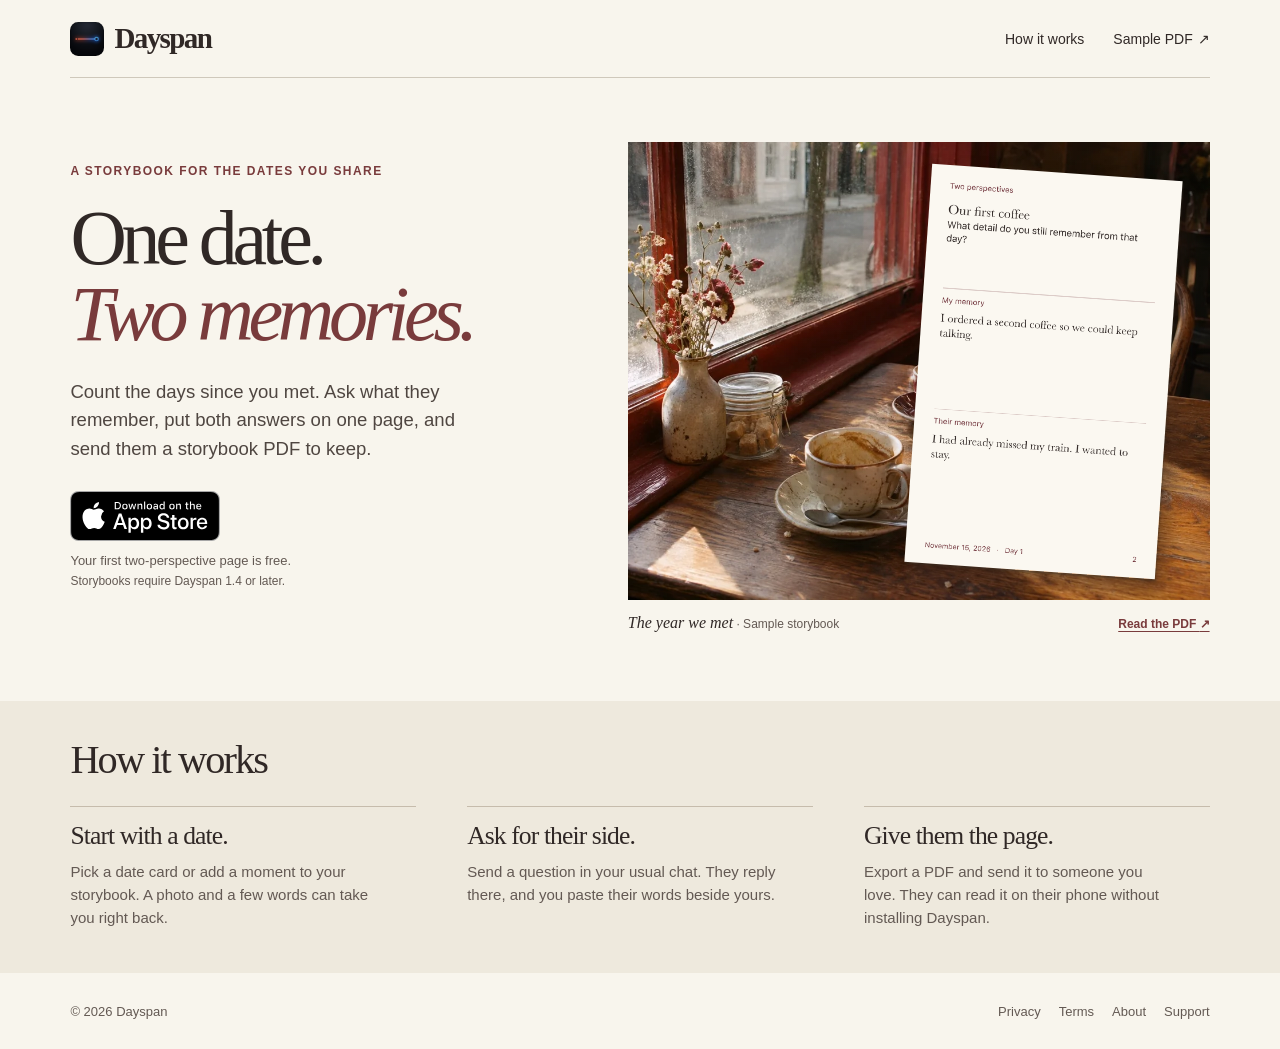
<file: index.html>
<!doctype html>
<html lang="en">
<head>
  <meta charset="utf-8">
  <meta name="viewport" content="width=device-width, initial-scale=1">
  <meta name="theme-color" content="#f8f5ed">
  <title>Dayspan — A storybook for the dates you share</title>
  <meta name="description" content="Count the days since you met. Ask what they remember, keep both answers on one page, and share a photo storybook PDF. See a real Dayspan sample.">
  <link rel="canonical" href="https://dayspan.wgamecloud.com/">
  <link rel="icon" href="/assets/dayspan-icon.png" type="image/png">
  <meta property="og:type" content="website">
  <meta property="og:url" content="https://dayspan.wgamecloud.com/">
  <meta property="og:title" content="Dayspan — One date. Two memories.">
  <meta property="og:description" content="What do you each remember about your first date? See both memories on one storybook page.">
  <meta property="og:image" content="https://dayspan.wgamecloud.com/assets/first-coffee-social.jpg">
  <meta property="og:image:alt" content="A page from Dayspan’s storybook about a first coffee together, beside a café window.">
  <meta name="twitter:card" content="summary_large_image">
  <link rel="stylesheet" href="/assets/home.css">
</head>
<body>
  <a class="skip" href="#main">Skip to content</a>
  <header class="shell masthead">
    <a class="brand" href="/" aria-label="Dayspan home"><img src="/assets/dayspan-icon.png" alt="" width="34" height="34">Dayspan</a>
    <nav aria-label="Main navigation">
      <a href="#how">How it works</a>
      <a class="sample-link" href="/assets/the-year-we-met.pdf">Sample PDF <span aria-hidden="true">↗</span></a>
    </nav>
  </header>

  <main id="main">
    <section class="shell hero" aria-labelledby="headline">
      <div class="intro">
        <p class="kicker">A storybook for the dates you share</p>
        <h1 id="headline">One date.<br><em>Two memories.</em></h1>
        <p class="lead">Count the days since you met. Ask what they remember, put both answers on one page, and send them a storybook PDF to keep.</p>
        <div class="get">
          <a class="download" href="https://apps.apple.com/us/app/dayspan-days-since-until/id6794791699"><img src="/assets/app-store.svg" width="150" height="50" alt="Download Dayspan on the App Store"></a>
          <p>Your first two-perspective page is free.<br><span>Storybooks require Dayspan 1.4 or later.</span></p>
        </div>
      </div>

      <figure class="sample" aria-labelledby="sample-caption">
        <a class="scene" href="/assets/the-year-we-met.pdf" aria-label="Open The year we met, a two-page sample PDF" aria-describedby="memories">
          <img class="cafe" src="/assets/coffee-table.webp" width="1200" height="800" alt="" fetchpriority="high">
          <img id="memories" class="leaf" src="/assets/our-first-coffee.webp" width="881" height="1400" alt="Our first coffee. My memory: I ordered a second coffee so we could keep talking. Their memory: I had already missed my train. I wanted to stay.">
        </a>
        <figcaption id="sample-caption">
          <span><i>The year we met</i> <span class="caption-detail">· Sample storybook</span></span>
          <a href="/assets/the-year-we-met.pdf">Read the PDF <span aria-hidden="true">↗</span></a>
        </figcaption>
      </figure>
    </section>

    <section class="process" id="how" aria-labelledby="steps-title">
      <div class="shell">
        <h2 id="steps-title">How it works</h2>
        <ol class="steps">
          <li><h3>Start with a date.</h3><p>Pick a date card or add a moment to your storybook. A photo and a few words can take you right back.</p></li>
          <li><h3>Ask for their side.</h3><p>Send a question in your usual chat. They reply there, and you paste their words beside yours.</p></li>
          <li><h3>Give them the page.</h3><p>Export a PDF and send it to someone you love. They can read it on their phone without installing Dayspan.</p></li>
        </ol>
      </div>
    </section>
  </main>

  <footer class="shell footer">
    <span>© 2026 Dayspan</span>
    <nav aria-label="Footer"><a href="/privacy/">Privacy</a><a href="/terms/">Terms</a><a href="/about/">About</a><a href="mailto:iamadk@gmail.com">Support</a></nav>
  </footer>
</body>
</html>
</file>
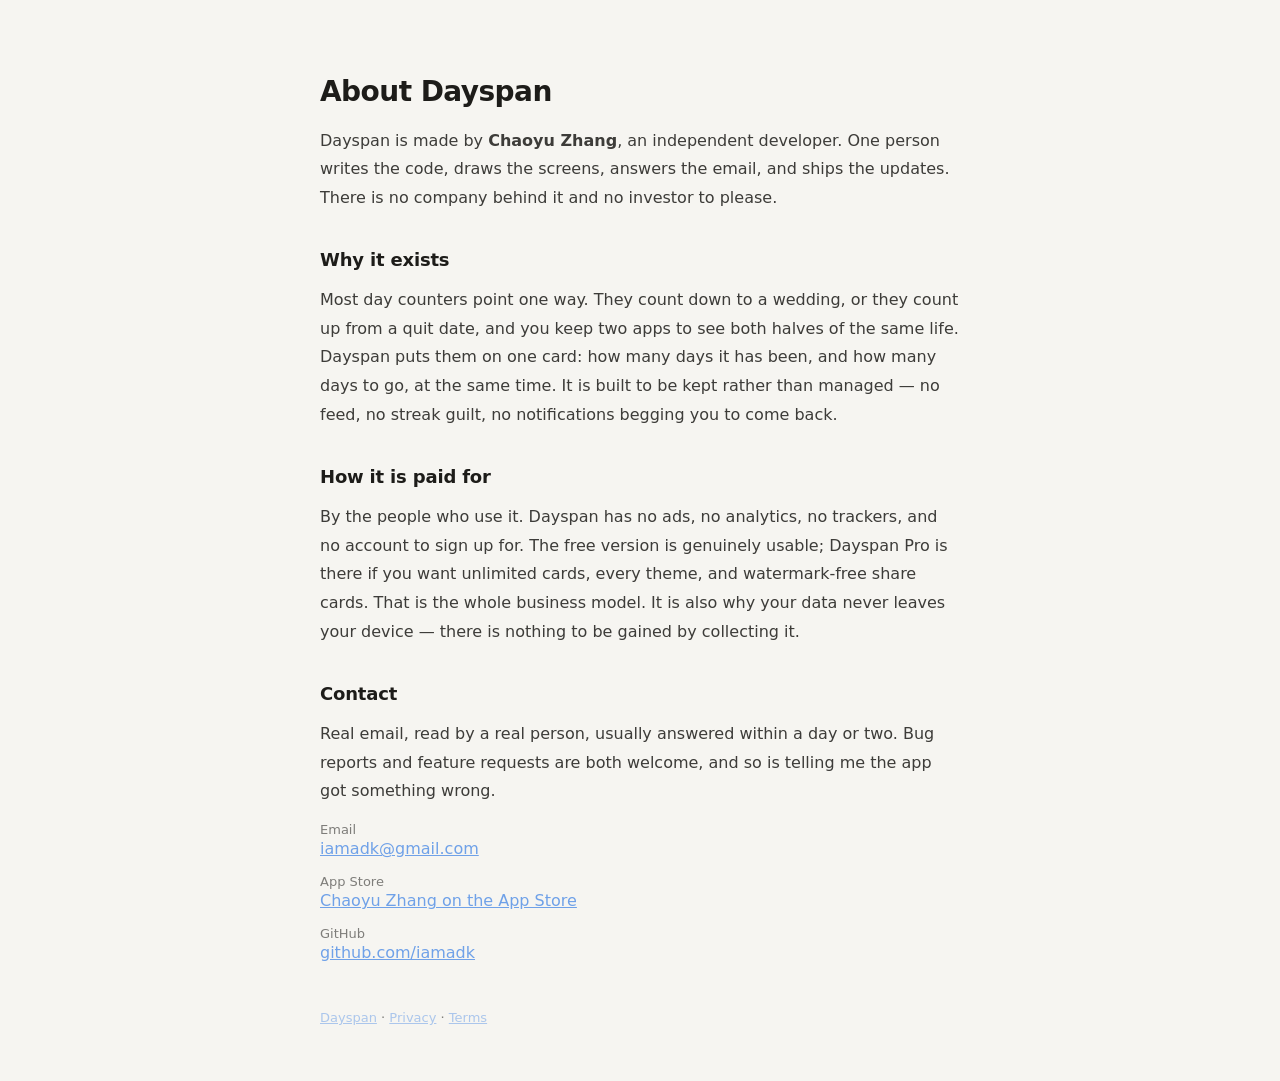
<file: about/index.html>
<!DOCTYPE html>
<html lang="en">
<head>
<meta charset="utf-8">
<meta name="viewport" content="width=device-width, initial-scale=1">
<title>Dayspan — About</title>
<style>
:root{--bg:#F6F5F1;--ink:#1D1C19;--warm:#E8956B;--cool:#6FA1E8}
@media(prefers-color-scheme:dark){:root{--bg:#0D0E12;--ink:#F2F1EC}}
body{margin:0;background:var(--bg);color:var(--ink);font-family:-apple-system,system-ui,sans-serif}
main{max-width:640px;margin:0 auto;padding:56px 24px}
h1{font-size:28px;letter-spacing:-.02em}
h2{font-size:18px;margin-top:36px;letter-spacing:-.01em}
p,li{line-height:1.8;opacity:.85;font-size:16px}
a{color:var(--cool)}
dl{margin:0}
dt{font-size:13px;opacity:.55;margin-top:16px}
dd{margin:2px 0 0;font-size:16px}
footer{margin-top:48px;font-size:13px;opacity:.55}
</style>
</head>
<body>
<main>
<h1>About Dayspan</h1>

<p>Dayspan is made by <strong>Chaoyu Zhang</strong>, an independent developer. One person writes the code, draws the screens, answers the email, and ships the updates. There is no company behind it and no investor to please.</p>

<h2>Why it exists</h2>
<p>Most day counters point one way. They count down to a wedding, or they count up from a quit date, and you keep two apps to see both halves of the same life. Dayspan puts them on one card: how many days it has been, and how many days to go, at the same time. It is built to be kept rather than managed — no feed, no streak guilt, no notifications begging you to come back.</p>

<h2>How it is paid for</h2>
<p>By the people who use it. Dayspan has no ads, no analytics, no trackers, and no account to sign up for. The free version is genuinely usable; Dayspan Pro is there if you want unlimited cards, every theme, and watermark-free share cards. That is the whole business model. It is also why your data never leaves your device — there is nothing to be gained by collecting it.</p>

<h2>Contact</h2>
<p>Real email, read by a real person, usually answered within a day or two. Bug reports and feature requests are both welcome, and so is telling me the app got something wrong.</p>
<dl>
<dt>Email</dt>
<dd><a href="mailto:iamadk@gmail.com">iamadk@gmail.com</a></dd>
<dt>App Store</dt>
<dd><a href="https://apps.apple.com/us/developer/id1516557905">Chaoyu Zhang on the App Store</a></dd>
<dt>GitHub</dt>
<dd><a href="https://github.com/iamadk">github.com/iamadk</a></dd>
</dl>

<footer><a href="../">Dayspan</a> · <a href="../privacy/">Privacy</a> · <a href="../terms/">Terms</a></footer>
</main>
</body>
</html>
</file>
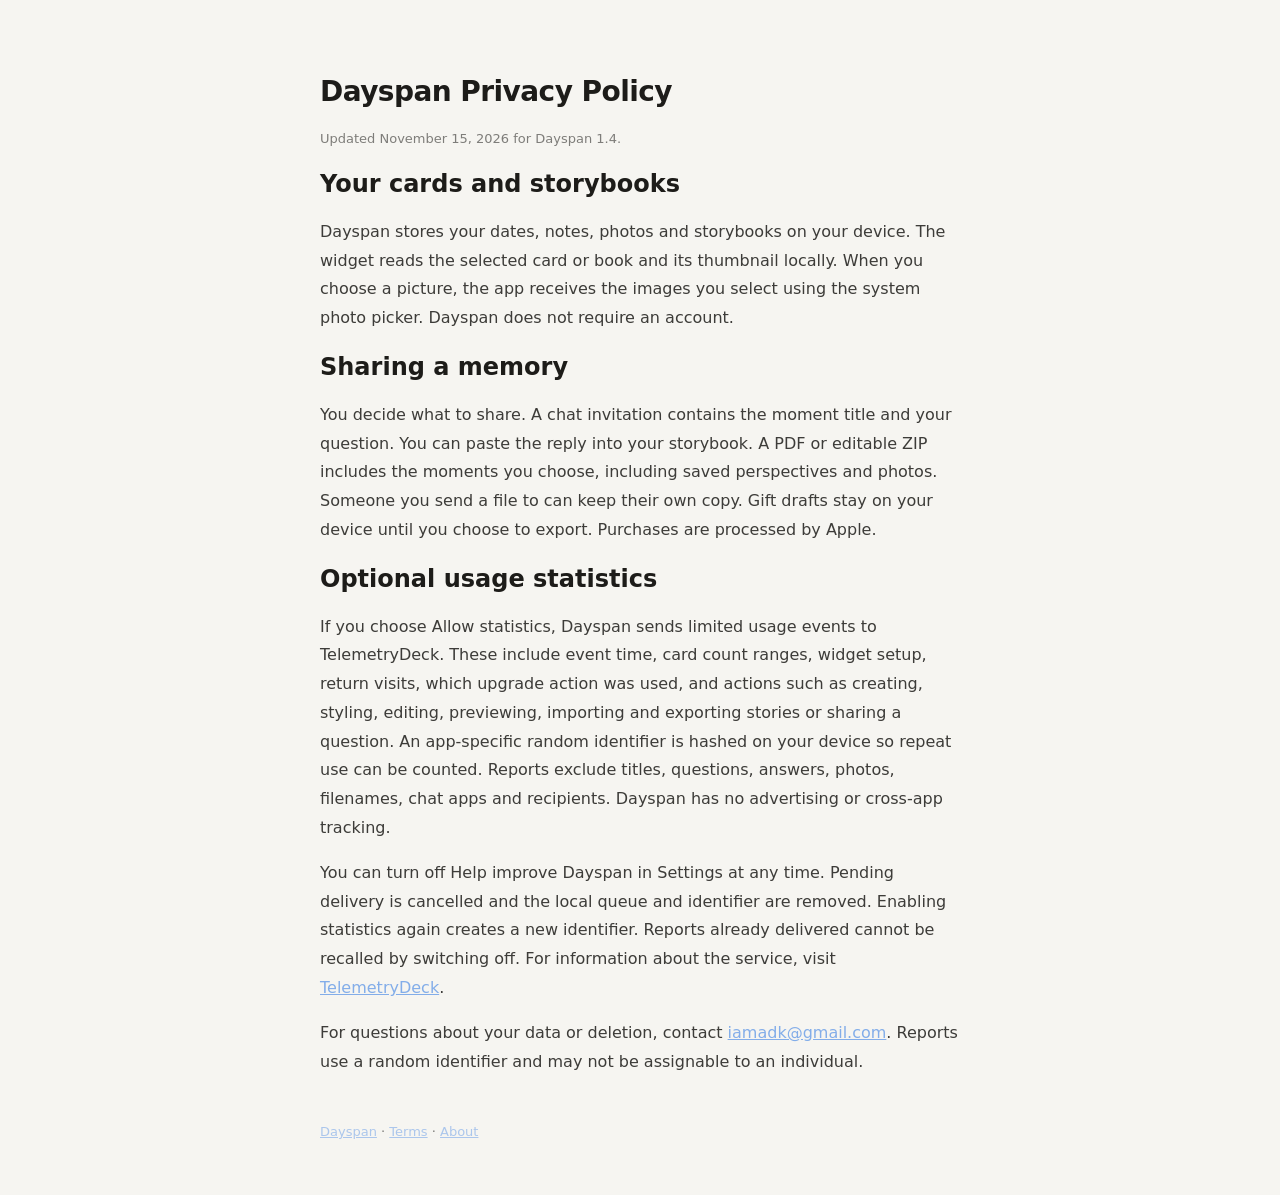
<file: privacy/index.html>
<!DOCTYPE html>
<html lang="en">
<head>
<meta charset="utf-8">
<meta name="viewport" content="width=device-width, initial-scale=1">
<title>Dayspan — Privacy Policy</title>
<style>
:root{--bg:#F6F5F1;--ink:#1D1C19;--cool:#6FA1E8}
@media(prefers-color-scheme:dark){:root{--bg:#0D0E12;--ink:#F2F1EC}}
body{margin:0;background:var(--bg);color:var(--ink);font-family:-apple-system,system-ui,sans-serif}
main{max-width:640px;margin:0 auto;padding:56px 24px}
h1{font-size:28px;letter-spacing:-.02em}
p,li{line-height:1.8;opacity:.85;font-size:16px}
a{color:var(--cool)}
.updated{font-size:13px;opacity:.55}
footer{margin-top:48px;font-size:13px;opacity:.55}
</style>
</head>
<body>
<main>
<h1>Dayspan Privacy Policy</h1>
<p class="updated">Updated November 15, 2026 for Dayspan 1.4.</p>
<h2>Your cards and storybooks</h2>
<p>Dayspan stores your dates, notes, photos and storybooks on your device. The widget reads the selected card or book and its thumbnail locally. When you choose a picture, the app receives the images you select using the system photo picker. Dayspan does not require an account.</p>
<h2>Sharing a memory</h2>
<p>You decide what to share. A chat invitation contains the moment title and your question. You can paste the reply into your storybook. A PDF or editable ZIP includes the moments you choose, including saved perspectives and photos. Someone you send a file to can keep their own copy. Gift drafts stay on your device until you choose to export. Purchases are processed by Apple.</p>
<h2>Optional usage statistics</h2>
<p>If you choose Allow statistics, Dayspan sends limited usage events to TelemetryDeck. These include event time, card count ranges, widget setup, return visits, which upgrade action was used, and actions such as creating, styling, editing, previewing, importing and exporting stories or sharing a question. An app-specific random identifier is hashed on your device so repeat use can be counted. Reports exclude titles, questions, answers, photos, filenames, chat apps and recipients. Dayspan has no advertising or cross-app tracking.</p>
<p>You can turn off Help improve Dayspan in Settings at any time. Pending delivery is cancelled and the local queue and identifier are removed. Enabling statistics again creates a new identifier. Reports already delivered cannot be recalled by switching off. For information about the service, visit <a href="https://telemetrydeck.com/privacy/">TelemetryDeck</a>.</p>
<p>For questions about your data or deletion, contact <a href="mailto:iamadk@gmail.com">iamadk@gmail.com</a>. Reports use a random identifier and may not be assignable to an individual.</p>
<footer><a href="../">Dayspan</a> · <a href="../terms/">Terms</a> · <a href="../about/">About</a></footer>
</main>
</body>
</html>
</file>
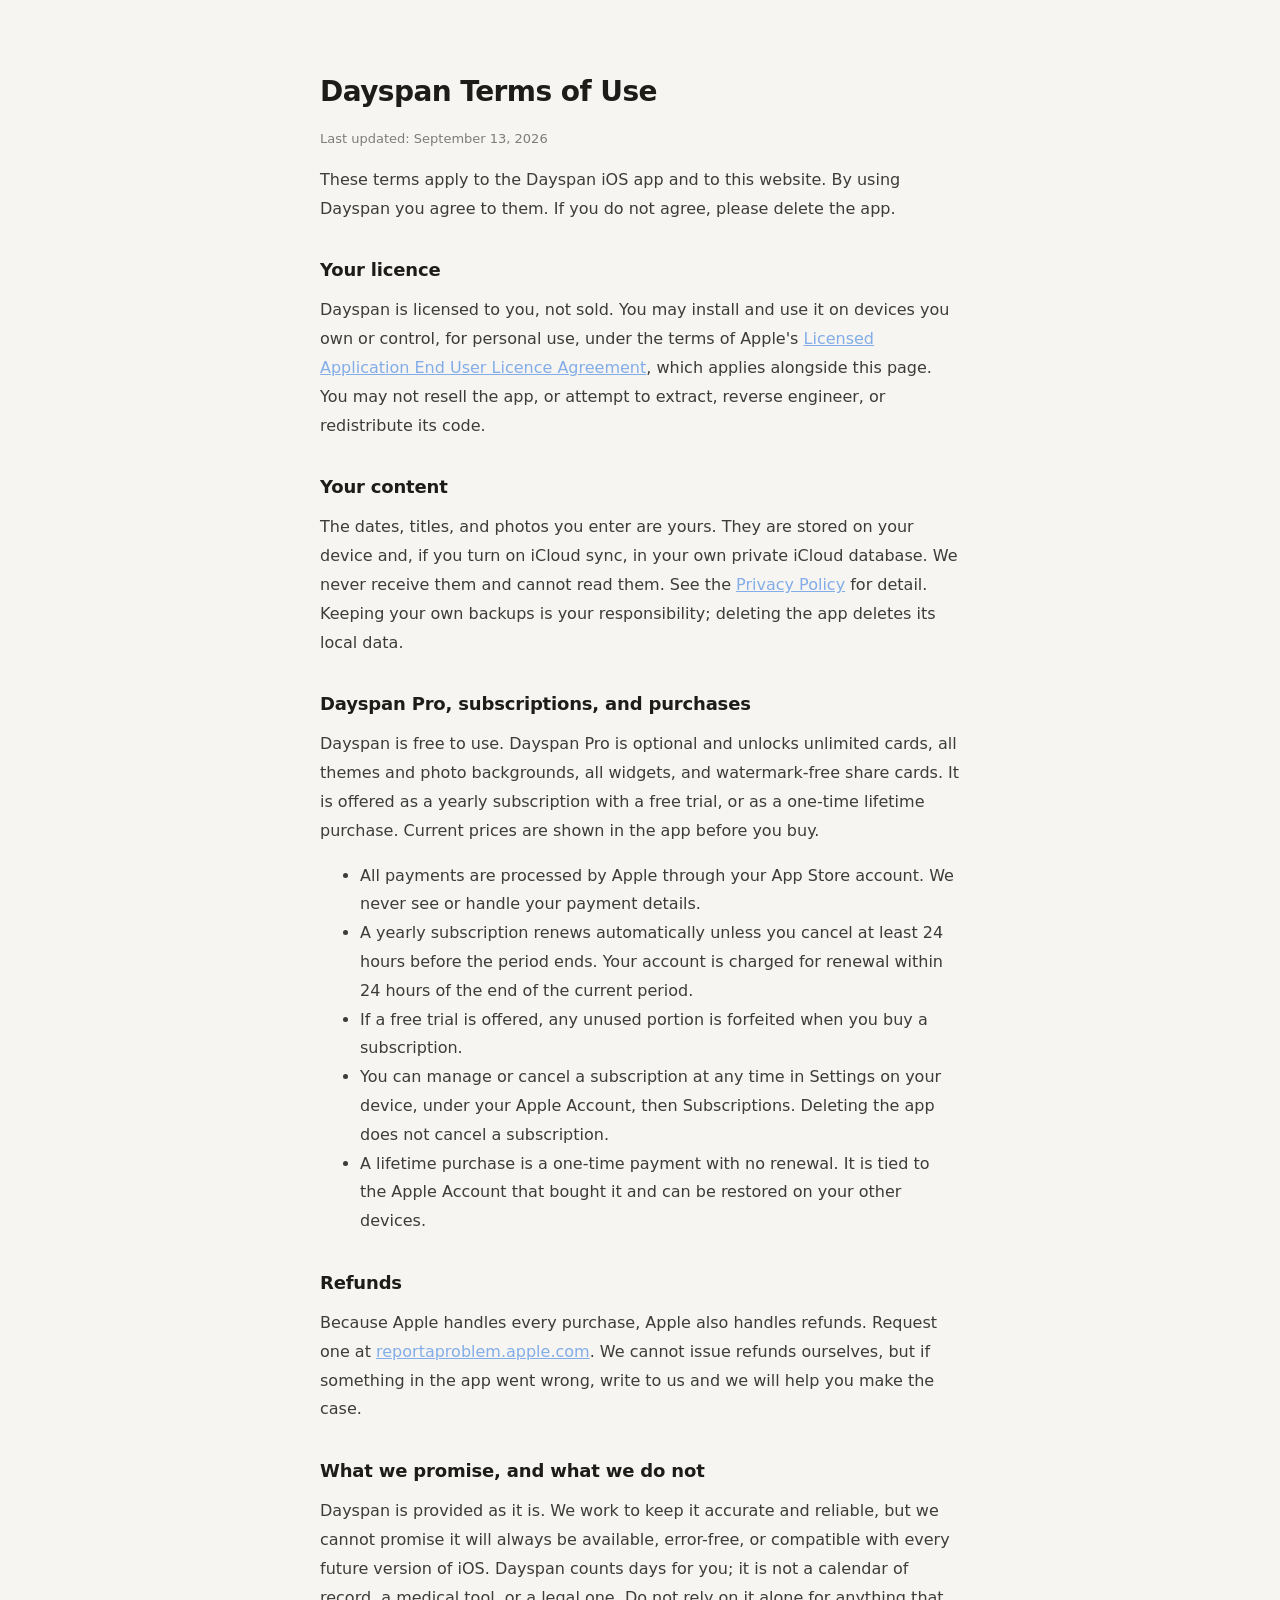
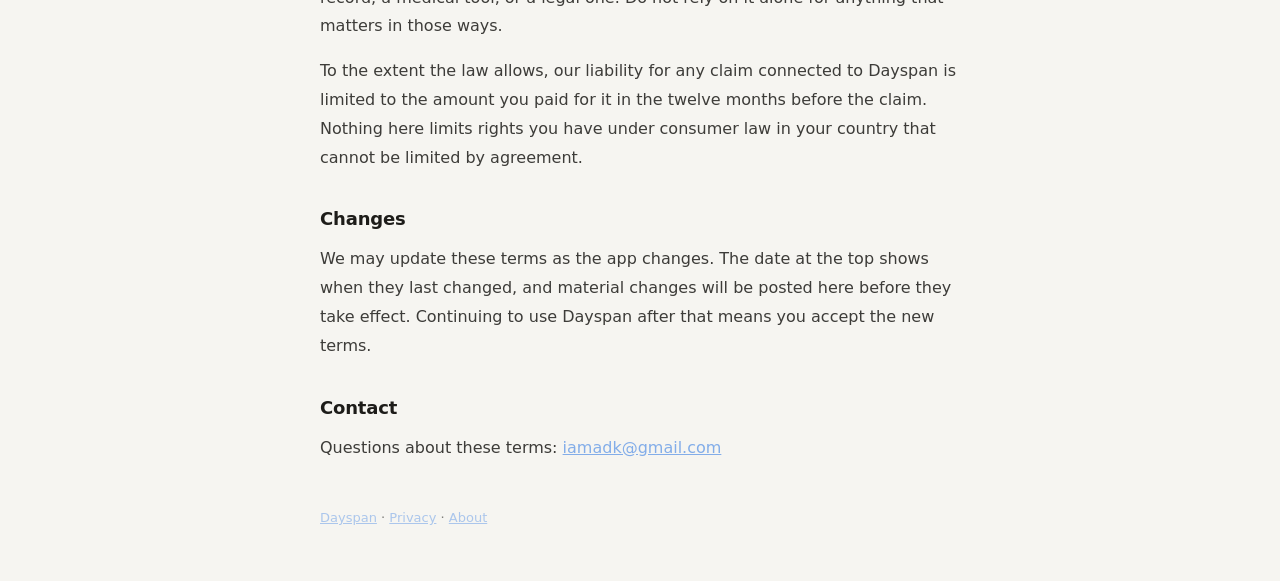
<file: terms/index.html>
<!DOCTYPE html>
<html lang="en">
<head>
<meta charset="utf-8">
<meta name="viewport" content="width=device-width, initial-scale=1">
<title>Dayspan — Terms of Use</title>
<style>
:root{--bg:#F6F5F1;--ink:#1D1C19;--cool:#6FA1E8}
@media(prefers-color-scheme:dark){:root{--bg:#0D0E12;--ink:#F2F1EC}}
body{margin:0;background:var(--bg);color:var(--ink);font-family:-apple-system,system-ui,sans-serif}
main{max-width:640px;margin:0 auto;padding:56px 24px}
h1{font-size:28px;letter-spacing:-.02em}
h2{font-size:18px;margin-top:36px;letter-spacing:-.01em}
p,li{line-height:1.8;opacity:.85;font-size:16px}
a{color:var(--cool)}
.updated{font-size:13px;opacity:.55}
footer{margin-top:48px;font-size:13px;opacity:.55}
</style>
</head>
<body>
<main>
<h1>Dayspan Terms of Use</h1>
<p class="updated">Last updated: September 13, 2026</p>

<p>These terms apply to the Dayspan iOS app and to this website. By using Dayspan you agree to them. If you do not agree, please delete the app.</p>

<h2>Your licence</h2>
<p>Dayspan is licensed to you, not sold. You may install and use it on devices you own or control, for personal use, under the terms of Apple's <a href="https://www.apple.com/legal/internet-services/itunes/dev/stdeula/">Licensed Application End User Licence Agreement</a>, which applies alongside this page. You may not resell the app, or attempt to extract, reverse engineer, or redistribute its code.</p>

<h2>Your content</h2>
<p>The dates, titles, and photos you enter are yours. They are stored on your device and, if you turn on iCloud sync, in your own private iCloud database. We never receive them and cannot read them. See the <a href="../privacy/">Privacy Policy</a> for detail. Keeping your own backups is your responsibility; deleting the app deletes its local data.</p>

<h2>Dayspan Pro, subscriptions, and purchases</h2>
<p>Dayspan is free to use. Dayspan Pro is optional and unlocks unlimited cards, all themes and photo backgrounds, all widgets, and watermark-free share cards. It is offered as a yearly subscription with a free trial, or as a one-time lifetime purchase. Current prices are shown in the app before you buy.</p>
<ul>
<li>All payments are processed by Apple through your App Store account. We never see or handle your payment details.</li>
<li>A yearly subscription renews automatically unless you cancel at least 24 hours before the period ends. Your account is charged for renewal within 24 hours of the end of the current period.</li>
<li>If a free trial is offered, any unused portion is forfeited when you buy a subscription.</li>
<li>You can manage or cancel a subscription at any time in Settings on your device, under your Apple Account, then Subscriptions. Deleting the app does not cancel a subscription.</li>
<li>A lifetime purchase is a one-time payment with no renewal. It is tied to the Apple Account that bought it and can be restored on your other devices.</li>
</ul>

<h2>Refunds</h2>
<p>Because Apple handles every purchase, Apple also handles refunds. Request one at <a href="https://reportaproblem.apple.com">reportaproblem.apple.com</a>. We cannot issue refunds ourselves, but if something in the app went wrong, write to us and we will help you make the case.</p>

<h2>What we promise, and what we do not</h2>
<p>Dayspan is provided as it is. We work to keep it accurate and reliable, but we cannot promise it will always be available, error-free, or compatible with every future version of iOS. Dayspan counts days for you; it is not a calendar of record, a medical tool, or a legal one. Do not rely on it alone for anything that matters in those ways.</p>
<p>To the extent the law allows, our liability for any claim connected to Dayspan is limited to the amount you paid for it in the twelve months before the claim. Nothing here limits rights you have under consumer law in your country that cannot be limited by agreement.</p>

<h2>Changes</h2>
<p>We may update these terms as the app changes. The date at the top shows when they last changed, and material changes will be posted here before they take effect. Continuing to use Dayspan after that means you accept the new terms.</p>

<h2>Contact</h2>
<p>Questions about these terms: <a href="mailto:iamadk@gmail.com">iamadk@gmail.com</a></p>

<footer><a href="../">Dayspan</a> · <a href="../privacy/">Privacy</a> · <a href="../about/">About</a></footer>
</main>
</body>
</html>
</file>
<file: assets/home.css>
:root {
  color-scheme: light;
  --paper: #f8f5ed;
  --ink: #302826;
  --muted: #635953;
  --wine: #793b3c;
  --rule: #cfc8bb;
  --serif: "Iowan Old Style", "Palatino Linotype", Palatino, Georgia, serif;
  --sans: -apple-system, BlinkMacSystemFont, "Segoe UI", sans-serif;
}
* { box-sizing: border-box; }
body { margin: 0; background: var(--paper); color: var(--ink); font-family: var(--sans); }
a { color: inherit; text-underline-offset: .23em; }
a:focus-visible { outline: 3px solid #9d4926; outline-offset: 4px; }
a:hover { color: var(--wine); }
.shell { width: min(1280px, 89%); margin-inline: auto; }
.skip { position: absolute; z-index: 4; top: 8px; left: 8px; padding: 12px; background: white; transform: translateY(-160%); }
.skip:focus { transform: translateY(0); }
.masthead, .masthead nav, .brand, .footer, .footer nav { display: flex; align-items: center; }
.masthead { min-height: 78px; justify-content: space-between; border-bottom: 1px solid var(--rule); }
.brand { gap: 10px; font: 600 29px/1 var(--serif); letter-spacing: -.055em; text-decoration: none; }
.brand img { border-radius: 24%; }
nav a { font-size: 14px; text-decoration: none; }
nav a:hover { text-decoration: underline; }
.masthead nav { gap: 29px; }
.masthead nav a, .footer a { display: inline-flex; align-items: center; min-height: 44px; }
.sample-link { gap: .35em; }
.hero { display: grid; grid-template-columns: .91fr 1.09fr; gap: clamp(30px, 5.6vw, 85px); align-items: center; padding-block: clamp(42px, 5vw, 78px); }
.intro { padding-bottom: 24px; }
.kicker { margin: 0 0 22px; font-size: 12px; font-weight: 650; letter-spacing: .12em; text-transform: uppercase; color: var(--wine); }
h1, h2, h3, p, figure { margin: 0; }
h1 { font: 400 clamp(60px, 6.1vw, 91px)/.98 var(--serif); letter-spacing: -.068em; }
h1 em { font-weight: 400; color: var(--wine); }
.lead { max-width: 38ch; font-size: clamp(17px, 1.45vw, 21px); line-height: 1.53; color: #4f4641; margin-top: 25px; }
.get { margin-top: 28px; }
.download { display: inline-block; vertical-align: middle; border-radius: 8px; }
.download img { display: block; width: 150px; height: auto; }
.get p { margin-top: 10px; color: var(--muted); font-size: 13px; line-height: 1.55; }
.get p span { font-size: 12px; }
.sample { min-width: 0; }
.scene { display: block; position: relative; isolation: isolate; aspect-ratio: 1.27; overflow: hidden; background: #704a38; }
.cafe { position: absolute; inset: 0; width: 100%; height: 100%; object-fit: cover; object-position: 39% center; }
.scene::after { content: ""; position: absolute; z-index: 0; inset: 0; background: linear-gradient(95deg, transparent 24%, #241b1433); pointer-events: none; }
.leaf { position: absolute; z-index: 1; width: auto; height: 87%; right: 7%; top: 6.5%; transform: rotate(4deg); box-shadow: 1px 2px 2px #38302473, 8px 13px 20px #29180f80; }
figcaption { display: flex; align-items: baseline; justify-content: space-between; gap: 10px; margin-top: 11px; color: var(--muted); font-size: 12px; }
figcaption i { font: italic 16px var(--serif); color: var(--ink); }
figcaption a { flex: none; font-weight: 600; color: var(--wine); padding-block: 6px; }
.process { background: #eee9dd; padding: 37px 0 44px; }
h2 { font: 400 clamp(29px, 3.15vw, 46px)/1.1 var(--serif); letter-spacing: -.047em; }
.steps { list-style: none; margin: 24px 0 0; padding: 0; display: grid; grid-template-columns: repeat(3,1fr); gap: clamp(20px, 4vw, 68px); }
.steps li { border-top: 1px solid #c6bcac; padding-top: 14px; }
h3 { font: 400 clamp(21px, 2vw, 28px)/1.18 var(--serif); letter-spacing: -.035em; }
.steps p { margin-top: 8px; color: var(--muted); line-height: 1.55; max-width: 37ch; font-size: 15px; }
.footer { color: var(--muted); justify-content: space-between; gap: 14px; padding-block: 16px; font-size: 13px; }
.footer nav { flex-wrap: wrap; gap: 18px; }
.footer a { font-size: 13px; }
@media (max-width: 850px) {
  .shell { width: 91%; }
  .hero { gap: 25px; }
  h1 { font-size: clamp(43px, 6.5vw, 64px); }
  .scene { aspect-ratio: .94; }
  .leaf { height: 78%; right: 8%; top: 13%; }
}
@media (max-width: 640px) {
  .shell { width: calc(100% - 40px); }
  .masthead { min-height: 60px; }
  .brand { font-size: 26px; gap: 8px; }
  .brand img { width: 29px; height: 29px; }
  .masthead nav { gap: 16px; }
  .masthead nav a { font-size: 13px; }
  .hero { display: flex; flex-direction: column; align-items: stretch; gap: 25px; padding-block: 34px 27px; }
  .intro { padding: 0; }
  .kicker { margin-bottom: 13px; font-size: 10px; }
  h1 { font-size: clamp(54px, 12vw, 73px); }
  .lead { font-size: 17px; margin-top: 13px; }
  .get { margin-top: 18px; }
  .get p { margin-top: 8px; }
  .scene { aspect-ratio: .8; max-height: 540px; }
  .leaf { width: min(78%, 315px); height: auto; right: 5%; top: 50%; transform: translateY(-50%) rotate(3deg); }
  .process { padding: 29px 0 33px; }
  .steps { grid-template-columns: 1fr; gap: 16px; margin-top: 19px; }
  .steps li { padding-top: 13px; }
  .steps p { max-width: 48ch; margin-top: 5px; }
  .footer { flex-wrap: wrap; gap: 2px 16px; }
  .footer nav { gap: 14px; }
}
@media (max-width: 370px) {
  .shell { width: calc(100% - 32px); }
  .masthead nav { gap: 11px; }
  figcaption .caption-detail { display: none; }
}
</file>
